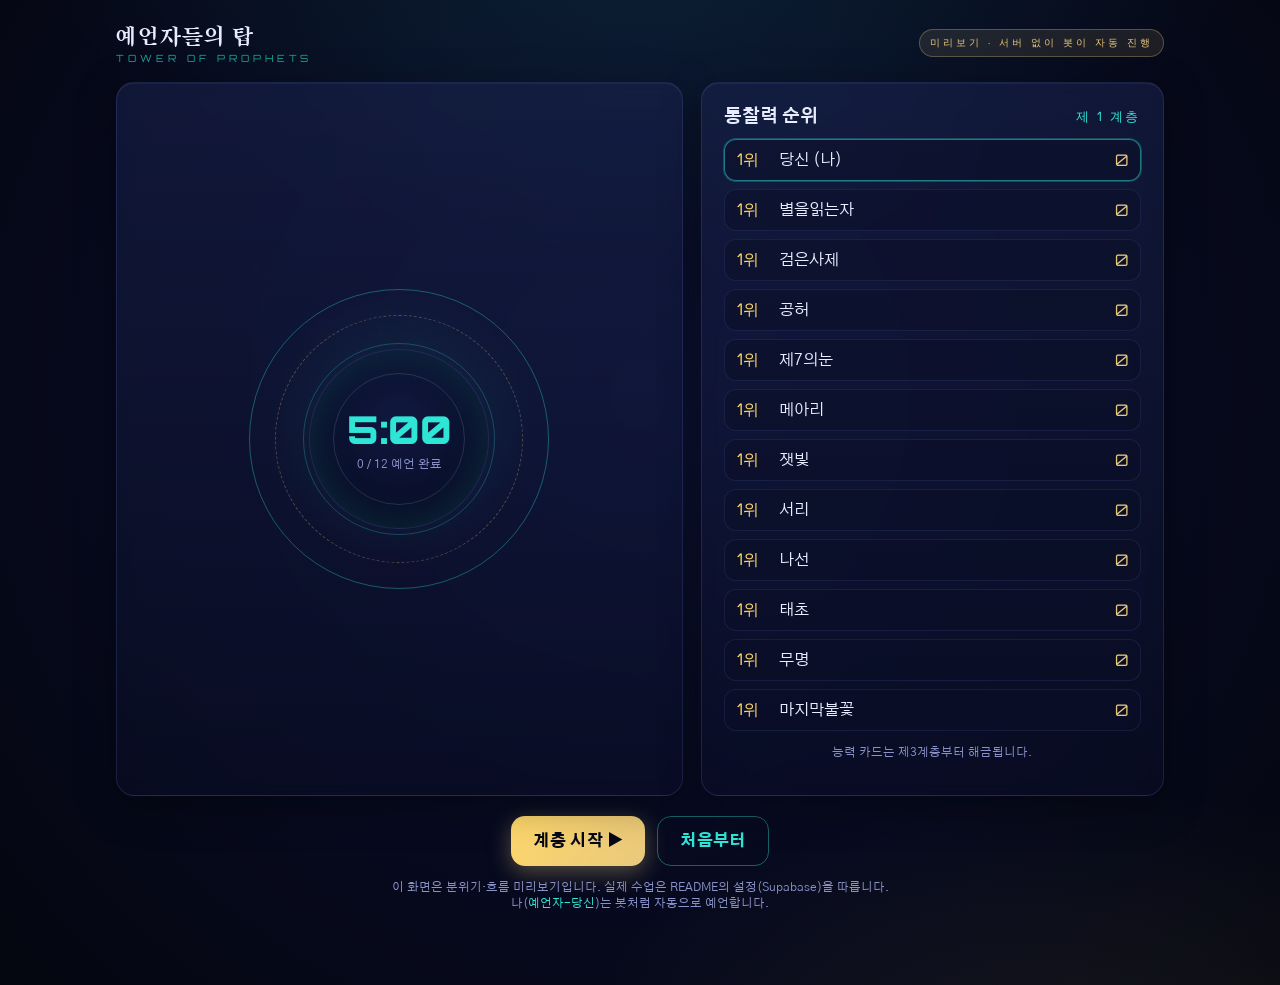
<file: demo.html>
<!doctype html>
<html lang="ko">
<head>
<meta charset="utf-8" />
<meta name="viewport" content="width=device-width, initial-scale=1" />
<title>예언자들의 탑 · 미리보기</title>
<link rel="preconnect" href="https://fonts.googleapis.com">
<style>
  @import url('https://fonts.googleapis.com/css2?family=Song+Myung&family=Orbitron:wght@500;700;900&family=Gothic+A1:wght@300;400;500;700;800&display=swap');
  :root{
    --navy-900:#050818; --navy-700:#111842; --navy-600:#1a234f;
    --cyan:#2fe6d6; --cyan-dim:#1aa89c; --gold:#e8c87d; --gold-bright:#ffd86b;
    --ink:#e8ecff; --ink-dim:#8a93c9;
    --display:'Song Myung',serif; --tech:'Orbitron',sans-serif; --body:'Gothic A1',sans-serif;
  }
  *{box-sizing:border-box;} html,body{margin:0;min-height:100%;}
  body{
    font-family:var(--body); color:var(--ink); background-color:#04060f;
    background-image:
      radial-gradient(ellipse 80% 60% at 50% -10%, rgba(47,230,214,.10), transparent 60%),
      radial-gradient(ellipse 70% 50% at 85% 110%, rgba(232,200,125,.08), transparent 60%),
      radial-gradient(circle at 50% 40%, #0c1234 0%, #070a1f 55%, #04060f 100%);
    overflow-x:hidden;
  }
  body::before{content:"";position:fixed;inset:0;z-index:0;pointer-events:none;
    background-image:
      radial-gradient(1px 1px at 20% 30%, rgba(255,255,255,.8), transparent),
      radial-gradient(1px 1px at 70% 20%, rgba(255,255,255,.6), transparent),
      radial-gradient(1.5px 1.5px at 40% 70%, rgba(180,230,255,.7), transparent),
      radial-gradient(1px 1px at 85% 60%, rgba(255,255,255,.5), transparent),
      radial-gradient(1px 1px at 55% 45%, rgba(255,255,255,.5), transparent);
    animation:twinkle 6s ease-in-out infinite alternate;}
  @keyframes twinkle{from{opacity:.5;}to{opacity:1;}}
  .wrap{position:relative;z-index:1;max-width:1080px;margin:0 auto;padding:22px 16px 60px;}
  header.top{display:flex;align-items:center;justify-content:space-between;gap:12px;flex-wrap:wrap;margin-bottom:18px;}
  .brand{font-family:var(--display);font-size:1.5rem;letter-spacing:.04em;}
  .brand small{display:block;font-family:var(--tech);font-size:.62rem;letter-spacing:.4em;color:var(--cyan-dim);}
  .demo-tag{font-family:var(--tech);font-size:.62rem;letter-spacing:.3em;color:var(--gold);
    border:1px solid rgba(232,200,125,.3);background:rgba(232,200,125,.1);padding:6px 10px;border-radius:999px;}
  .panel{background:linear-gradient(180deg, rgba(26,35,79,.55), rgba(10,14,39,.55));
    border:1px solid rgba(120,150,255,.16);border-radius:18px;padding:22px;backdrop-filter:blur(8px);
    box-shadow:0 10px 40px rgba(0,0,0,.35), inset 0 1px 0 rgba(255,255,255,.05);}
  .grid{display:grid;grid-template-columns:1.1fr .9fr;gap:18px;}
  @media(max-width:780px){.grid{grid-template-columns:1fr;}}
  .layer-chip{font-family:var(--tech);letter-spacing:.2em;color:var(--cyan);font-size:.8rem;}
  h3{margin:0 0 12px;font-size:1.15rem;}
  .muted{color:var(--ink-dim);} .gold{color:var(--gold);} .cyan{color:var(--cyan);}
  .tech{font-family:var(--tech);}
  /* orb */
  .orb-stage{display:grid;place-items:center;min-height:340px;}
  .orb-wrap{position:relative;display:grid;place-items:center;}
  .orb{position:relative;width:300px;height:300px;border-radius:50%;display:grid;place-items:center;
    background:radial-gradient(circle at 50% 45%, rgba(47,230,214,.10), transparent 60%);}
  .orb .ring{position:absolute;inset:0;border-radius:50%;border:1px solid rgba(47,230,214,.35);}
  .orb .ring.r2{inset:26px;border-color:rgba(232,200,125,.3);border-style:dashed;animation:spin 26s linear infinite;}
  .orb .ring.r3{inset:54px;border-color:rgba(47,230,214,.25);animation:spin 18s linear infinite reverse;}
  .orb .ring.r4{inset:84px;border-color:rgba(255,255,255,.12);}
  @keyframes spin{to{transform:rotate(360deg);}}
  .orb .core{width:180px;height:180px;border-radius:50%;display:grid;place-items:center;text-align:center;
    background:radial-gradient(circle at 50% 40%, rgba(17,24,66,.9), rgba(5,8,24,.95));
    border:1px solid rgba(120,150,255,.2);box-shadow:inset 0 0 40px rgba(47,230,214,.15);}
  .timer{font-family:var(--tech);font-weight:900;font-size:2.4rem;color:var(--cyan);}
  .sub{font-size:.78rem;color:var(--ink-dim);margin-top:4px;}
  .big-number{font-family:var(--tech);font-weight:900;font-size:2.6rem;color:var(--gold-bright);}
  .pulse{animation:pulse 1.6s ease-in-out infinite;} @keyframes pulse{0%,100%{opacity:.6;}50%{opacity:1;}}
  /* rank list */
  .rank-list{display:flex;flex-direction:column;gap:8px;}
  .rank-row{display:flex;align-items:center;gap:12px;padding:9px 12px;border-radius:12px;
    background:rgba(10,14,39,.5);border:1px solid rgba(120,150,255,.12);}
  .rank-row .pos{font-family:var(--tech);width:30px;color:var(--ink-dim);}
  .rank-row.me{border-color:rgba(47,230,214,.5);box-shadow:0 0 0 1px rgba(47,230,214,.25);}
  .rank-row .nm{flex:1;} .rank-row .pt{font-family:var(--tech);color:var(--gold);}
  .top1 .pos{color:var(--gold-bright);} 
  /* buttons */
  .btn{font-family:var(--body);font-weight:800;font-size:1rem;padding:14px 22px;border-radius:14px;
    color:var(--navy-900);cursor:pointer;border:none;letter-spacing:.02em;
    background:linear-gradient(135deg,var(--cyan),var(--cyan-dim));box-shadow:0 6px 22px rgba(47,230,214,.3);}
  .btn.gold{background:linear-gradient(135deg,var(--gold-bright),var(--gold));box-shadow:0 6px 22px rgba(232,200,125,.35);}
  .btn.ghost{background:transparent;color:var(--cyan);border:1px solid rgba(47,230,214,.4);box-shadow:none;}
  .btn:disabled{opacity:.45;cursor:default;}
  .controls{display:flex;gap:12px;justify-content:center;margin-top:20px;flex-wrap:wrap;}
  /* reveal overlay */
  #reveal{position:fixed;inset:0;z-index:50;background-color:#02040c;
    background-image:linear-gradient(rgba(2,4,12,.9),rgba(2,4,12,.94));
    display:none;place-items:center;backdrop-filter:blur(4px);}
  #reveal.show{display:grid;}
  .reveal-inner{text-align:center;width:min(760px,92vw);}
  .reveal-msg{font-family:var(--display);font-size:1.5rem;color:var(--cyan);letter-spacing:.08em;min-height:2rem;}
  .reveal-truth{font-family:var(--tech);font-weight:900;font-size:5.5rem;color:var(--gold-bright);
    text-shadow:0 0 40px rgba(255,216,107,.5);}
  .reveal-truth-label{letter-spacing:.4em;color:var(--ink-dim);text-transform:uppercase;font-size:.85rem;}
  .hidden{display:none!important;}
  .podium{display:flex;flex-direction:column;gap:8px;max-width:460px;margin:22px auto 0;}
  .pod-row{display:flex;align-items:center;gap:12px;padding:11px 14px;border-radius:12px;
    background:rgba(17,24,66,.6);border:1px solid rgba(120,150,255,.16);opacity:0;transform:translateY(8px);
    animation:fadeIn .5s ease forwards;}
  @keyframes fadeIn{to{opacity:1;transform:none;}}
  .pod-row .medal{font-size:1.3rem;width:34px;text-align:center;}
  .pod-row .nm{flex:1;text-align:left;}
  .pod-row .val{font-family:var(--tech);color:var(--cyan);}
  .pod-row .gain{font-family:var(--tech);color:var(--gold);font-weight:700;}
  .ending{text-align:center;padding:20px;}
  .crown{font-size:3.4rem;} .winner-name{font-family:var(--display);font-size:2.4rem;color:var(--gold-bright);margin-top:6px;}
  .note{font-size:.78rem;color:var(--ink-dim);text-align:center;margin-top:14px;}
  .badge{display:inline-block;font-family:var(--tech);font-size:.6rem;letter-spacing:.2em;color:var(--cyan);
    border:1px solid rgba(47,230,214,.3);border-radius:999px;padding:4px 9px;}
</style>
</head>
<body>
<div class="wrap">
  <header class="top">
    <div class="brand">예언자들의 탑<small>TOWER OF PROPHETS</small></div>
    <div class="demo-tag">미리보기 · 서버 없이 봇이 자동 진행</div>
  </header>

  <div class="grid">
    <div class="panel orb-stage">
      <div class="orb-wrap">
        <div class="orb">
          <div class="ring"></div><div class="ring r2"></div>
          <div class="ring r3"></div><div class="ring r4"></div>
          <div class="core">
            <div>
              <div class="timer" id="timer">5:00</div>
              <div class="sub"><span id="submitCount">0</span> / <span id="totalCount">12</span> 예언 완료</div>
            </div>
          </div>
        </div>
      </div>
    </div>
    <div class="panel">
      <div style="display:flex;align-items:center;justify-content:space-between;margin-bottom:10px;">
        <h3 style="margin:0;">통찰력 순위</h3>
        <span class="layer-chip" id="layerChip">제 1 계층</span>
      </div>
      <div class="rank-list" id="rankList"></div>
      <p class="note" id="abilityNote">능력 카드는 제3계층부터 해금됩니다.</p>
    </div>
  </div>

  <div class="controls">
    <button class="btn gold" id="btnGo">계층 시작 ▶</button>
    <button class="btn ghost" id="btnReset">처음부터</button>
  </div>
  <p class="note">이 화면은 분위기·흐름 미리보기입니다. 실제 수업은 README의 설정(Supabase)을 따릅니다.<br>
  나(<span class="cyan">예언자-당신</span>)는 봇처럼 자동으로 예언합니다.</p>
</div>

<!-- 결과 공개 연출 -->
<div id="reveal">
  <div class="reveal-inner">
    <div class="orb-wrap" style="margin-bottom:16px;">
      <div class="orb" style="width:240px;height:240px;">
        <div class="ring"></div><div class="ring r2"></div><div class="ring r3"></div>
        <div class="core" style="width:120px;height:120px;">
          <span class="big-number pulse" id="revealCore">∴</span>
        </div>
      </div>
    </div>
    <div class="reveal-msg" id="revealMsg"></div>
    <div id="revealTruthBox" class="hidden">
      <div class="reveal-truth" id="revealTruth">0</div>
      <div class="reveal-truth-label">진실의 좌표</div>
    </div>
    <div class="podium" id="podium"></div>
    <div class="controls">
      <button class="btn gold hidden" id="btnNext">다음 계층으로</button>
    </div>
  </div>
</div>

<script>
// ---- 게임 계산 로직 (game-logic.js와 동일) ----
const EPS=1e-9;
const SCORE={1:8,2:5,3:3,4:2,5:1};
const TRUTH_FACTOR=0.5, TOTAL_LAYERS=5;
function computeLayer(props){
  const n=props.length; if(!n) return {average:0,truth:0,results:[]};
  const avg=props.reduce((s,p)=>s+p.value,0)/n;
  const truth=avg*TRUTH_FACTOR;
  const rows=props.map(p=>({id:p.id,name:p.name,value:p.value,me:p.me,distance:Math.abs(p.value-truth)}));
  rows.sort((a,b)=>a.distance-b.distance);
  let rank=0,prev=null;
  rows.forEach((r,i)=>{ if(prev===null||Math.abs(r.distance-prev)>EPS){rank=i+1;prev=r.distance;}
    r.rank=rank; r.gained=SCORE[r.rank]||0; });
  return {average:avg,truth,results:rows};
}

// ---- 가짜 예언자들 ----
const NAMES=["당신","별을읽는자","검은사제","공허","제7의눈","메아리","잿빛","서리","나선","태초","무명","마지막불꽃"];
let prophets, layer, started;
function init(){
  prophets=NAMES.map((nm,i)=>({id:i,name:nm,me:i===0,insight:0}));
  layer=1; started=false;
  document.getElementById('totalCount').textContent=prophets.length;
  document.getElementById('btnGo').disabled=false;
  document.getElementById('btnGo').textContent='계층 시작 ▶';
  document.getElementById('reveal').classList.remove('show');
  setLayerChip(); renderRank(); resetTimerDisplay();
}
function setLayerChip(){
  const k=['','1','2','3','4','5'][layer]||layer;
  document.getElementById('layerChip').textContent='제 '+k+' 계층';
  document.getElementById('abilityNote').innerHTML = layer>=3
    ? '<span class="badge">⚡ 능력 해금</span> 운명의 장막 · 정신 감응 · 아카식 열람 · 공명'
    : '능력 카드는 제3계층부터 해금됩니다.';
}
function resetTimerDisplay(){ document.getElementById('timer').textContent='5:00';
  document.getElementById('submitCount').textContent='0'; }
function renderRank(){
  const sorted=[...prophets].sort((a,b)=>b.insight-a.insight);
  let rank=0,prev=null;
  document.getElementById('rankList').innerHTML=sorted.map((p,i)=>{
    if(prev===null||p.insight!==prev){rank=i+1;prev=p.insight;}
    return `<div class="rank-row ${p.me?'me':''} ${rank===1?'top1':''}">
      <span class="pos">${rank}위</span><span class="nm">${p.name}${p.me?' (나)':''}</span>
      <span class="pt">${p.insight}</span></div>`;
  }).join('');
}

// 봇 전략: 계층이 오를수록 더 낮은 수(평균의 절반을 노림). 약간의 무작위.
function botValue(){
  const base = Math.max(8, 50 - layer*7);
  const v = Math.round(base + (Math.random()*2-1)*base*0.6);
  return Math.min(100, Math.max(1, v));
}

// ---- 계층 진행 ----
function runLayer(){
  if(started) return; started=true;
  document.getElementById('btnGo').disabled=true;
  const props=prophets.map(p=>({id:p.id,name:p.name,me:p.me,value:botValue()}));
  // 압축된 카운트다운(미리보기): 6초 동안 제출이 차오름
  let t=300, shown=0; const total=prophets.length;
  const order=[...props].sort(()=>Math.random()-0.5);
  const timerEl=document.getElementById('timer'), subEl=document.getElementById('submitCount');
  const iv=setInterval(()=>{
    t-=50; if(t<0)t=0;
    timerEl.textContent=Math.floor(t/60)+':'+String(t%60).padStart(2,'0');
    if(shown<total && Math.random()<0.7){ shown++; subEl.textContent=shown; }
    if(t<=0 || shown>=total){ clearInterval(iv); subEl.textContent=total; timerEl.textContent='0:00';
      setTimeout(()=>reveal(props),500); }
  },500);
}

function reveal(props){
  const {truth,results}=computeLayer(props);
  results.forEach(r=>{ const p=prophets.find(x=>x.id===r.id); p.insight+=r.gained; });
  const ov=document.getElementById('reveal'); ov.classList.add('show');
  const msg=document.getElementById('revealMsg'), core=document.getElementById('revealCore');
  const truthBox=document.getElementById('revealTruthBox'), truthEl=document.getElementById('revealTruth');
  const podium=document.getElementById('podium'), btnNext=document.getElementById('btnNext');
  msg.textContent=''; core.textContent='∴'; truthBox.classList.add('hidden');
  podium.innerHTML=''; btnNext.classList.add('hidden');
  const steps=[
    ()=>{ msg.textContent='집단의식 분석 중...'; },
    ()=>{ msg.textContent='진실의 좌표 계산 중...'; core.textContent='?'; },
    ()=>{ // 큰 숫자 등장
      msg.textContent='';
      truthEl.textContent=truth.toFixed(1); truthBox.classList.remove('hidden');
      core.classList.remove('pulse'); core.textContent='◉';
    },
    ()=>{ // 상위 5명 + 획득 통찰력
      const medals=['🥇','🥈','🥉','✦','✦'];
      podium.innerHTML=results.slice(0,5).map((r,i)=>
        `<div class="pod-row" style="animation-delay:${i*0.12}s">
           <span class="medal">${medals[i]||'✦'}</span>
           <span class="nm">${r.name}${r.me?' (나)':''}</span>
           <span class="val">예언 ${r.value}</span>
           <span class="gain">+${r.gained}</span>
         </div>`).join('');
      btnNext.classList.remove('hidden');
      btnNext.textContent = layer>=TOTAL_LAYERS ? '초월자 선정 ✦' : '다음 계층으로';
    },
  ];
  let s=0; const tick=()=>{ if(s<steps.length){ steps[s](); s++; setTimeout(tick,1400); } };
  tick();
}

function next(){
  document.getElementById('reveal').classList.remove('show');
  renderRank();
  if(layer>=TOTAL_LAYERS){ ending(); return; }
  layer++; started=false; setLayerChip(); resetTimerDisplay();
  document.getElementById('btnGo').disabled=false;
}

function ending(){
  const sorted=[...prophets].sort((a,b)=>b.insight-a.insight);
  const w=sorted[0];
  const ov=document.getElementById('reveal'); ov.classList.add('show');
  document.getElementById('revealMsg').textContent='';
  document.getElementById('revealTruthBox').classList.add('hidden');
  document.querySelector('#reveal .orb-wrap').style.display='none';
  document.getElementById('podium').innerHTML=`
    <div class="ending">
      <div class="crown">👁️‍🗨️</div>
      <p class="reveal-truth-label">THE TRANSCENDENT</p>
      <div class="winner-name">${w.name}</div>
      <p class="muted" style="margin-top:6px;">최종 통찰력 <span class="gold tech">${w.insight}</span></p>
    </div>
    ${sorted.slice(0,5).map((p,i)=>`<div class="pod-row">
       <span class="medal">${['🥇','🥈','🥉','4','5'][i]}</span>
       <span class="nm">${p.name}${p.me?' (나)':''}</span>
       <span class="gain">${p.insight}</span></div>`).join('')}`;
  const btn=document.getElementById('btnNext'); btn.classList.remove('hidden');
  btn.textContent='처음부터'; btn.onclick=()=>{ document.querySelector('#reveal .orb-wrap').style.display='';
    btnNext.onclick=next; init(); };
}

const btnNext=document.getElementById('btnNext');
document.getElementById('btnGo').onclick=runLayer;
document.getElementById('btnReset').onclick=()=>{ document.querySelector('#reveal .orb-wrap').style.display=''; btnNext.onclick=next; init(); };
btnNext.onclick=next;
init();
</script>
</body>
</html>
</file>
